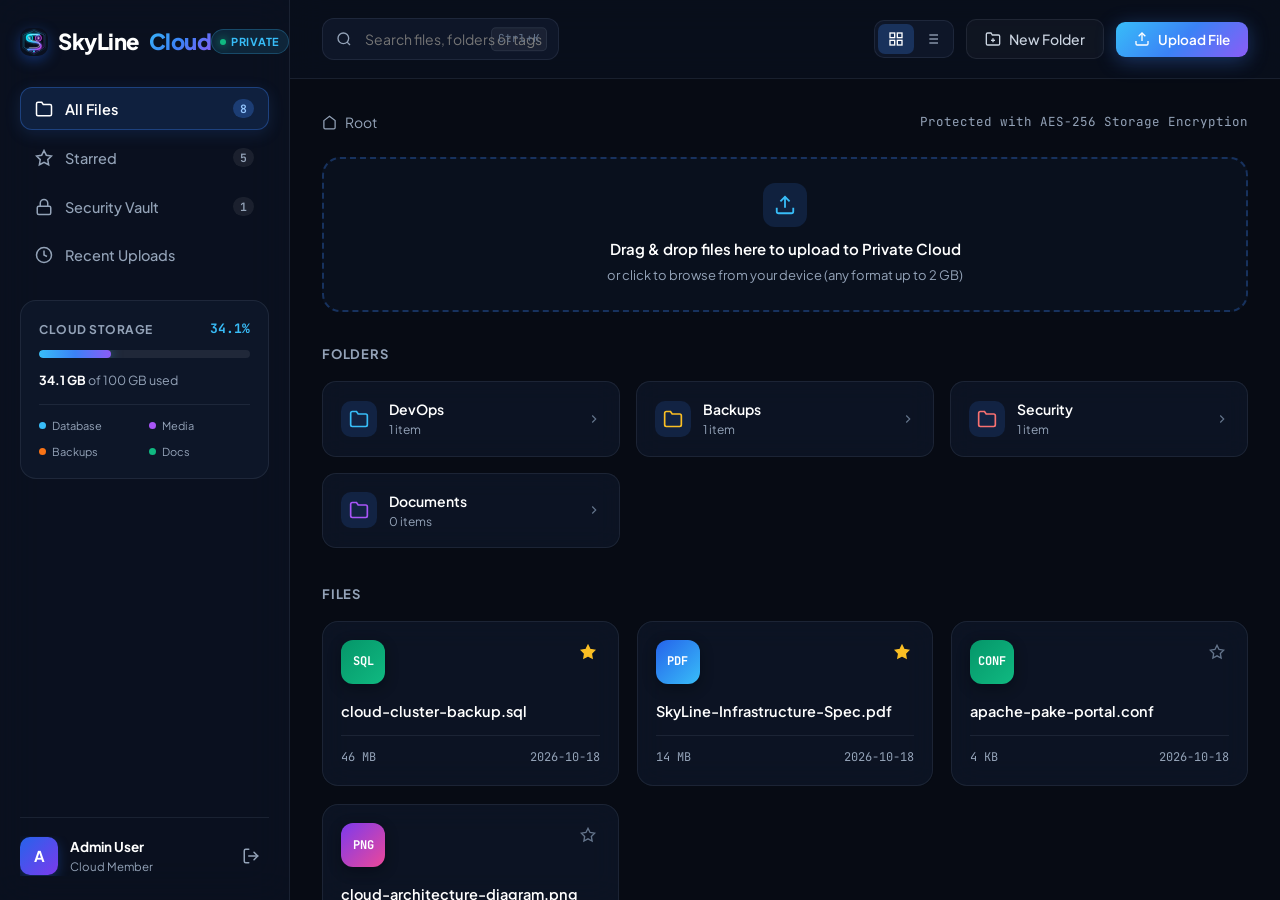
<file: public/dashboard_preview.html>
<!doctype html>
<html lang="en">
<head>
  <meta charset="utf-8">
  <meta name="viewport" content="width=device-width, initial-scale=1">
  <title>SkyLine Cloud Drive | Private Storage Preview</title>
  <meta name="description" content="SkyLine Hub Private Cloud Storage & Drive Console. Secure personal files, encrypted vaults, and storage management.">
  <link rel="icon" type="image/svg+xml" href="assets/skyline-mark.svg">
  <link rel="alternate icon" href="favicon.ico">
  <link rel="stylesheet" href="assets/style.css">
  <link rel="stylesheet" href="assets/cloud.css">
</head>
<body>

  <!-- Background Ambient Glow -->
  <div class="ambient-orb orb-1"></div>
  <div class="ambient-orb orb-2"></div>

  <div class="cloud-app">
    <!-- Sidebar -->
    <aside class="cloud-sidebar">
      <div>
        <div class="cloud-sidebar-brand">
          <a class="logo" href="preview.html" style="display:flex; align-items:center; gap:10px;">
            <span class="logo-badge" style="background:transparent; border:none; padding:0; width:28px; height:28px;">
              <img src="assets/skyline-mark.svg" alt="SkyLine Hub" width="28" height="28" style="display:block;">
            </span>
            SkyLine<span>Cloud</span>
          </a>
          <span class="cloud-vault-tag">
            <span class="pulse-dot" style="width:6px;height:6px"></span>
            Private
          </span>
        </div>

        <ul class="cloud-nav">
          <li class="cloud-nav-item active" data-filter="all">
            <button onclick="SkyLineCloud.switchFilter('all')">
              <span class="nav-label-wrap">
                <svg width="18" height="18" viewBox="0 0 24 24" fill="none" stroke="currentColor" stroke-width="2"><path d="M22 19a2 2 0 0 1-2 2H4a2 2 0 0 1-2-2V5a2 2 0 0 1 2-2h5l2 3h9a2 2 0 0 1 2 2z"></path></svg>
                All Files
              </span>
              <span class="nav-badge" id="badgeAll">7</span>
            </button>
          </li>
          <li class="cloud-nav-item" data-filter="starred">
            <button onclick="SkyLineCloud.switchFilter('starred')">
              <span class="nav-label-wrap">
                <svg width="18" height="18" viewBox="0 0 24 24" fill="none" stroke="currentColor" stroke-width="2"><polygon points="12 2 15.09 8.26 22 9.27 17 14.14 18.18 21.02 12 17.77 5.82 21.02 7 14.14 2 9.27 8.91 8.26 12 2"></polygon></svg>
                Starred
              </span>
              <span class="nav-badge" id="badgeStarred">4</span>
            </button>
          </li>
          <li class="cloud-nav-item" data-filter="vault">
            <button onclick="SkyLineCloud.switchFilter('vault')">
              <span class="nav-label-wrap">
                <svg width="18" height="18" viewBox="0 0 24 24" fill="none" stroke="currentColor" stroke-width="2"><rect x="3" y="11" width="18" height="11" rx="2" ry="2"></rect><path d="M7 11V7a5 5 0 0 1 10 0v4"></path></svg>
                Security Vault
              </span>
              <span class="nav-badge" id="badgeVault">1</span>
            </button>
          </li>
          <li class="cloud-nav-item" data-filter="recent">
            <button onclick="SkyLineCloud.switchFilter('recent')">
              <span class="nav-label-wrap">
                <svg width="18" height="18" viewBox="0 0 24 24" fill="none" stroke="currentColor" stroke-width="2"><circle cx="12" cy="12" r="10"></circle><polyline points="12 6 12 12 16 14"></polyline></svg>
                Recent Uploads
              </span>
            </button>
          </li>
        </ul>

        <!-- Storage Quota Widget -->
        <div class="cloud-quota-card">
          <div class="quota-header">
            <span class="quota-title">Cloud Storage</span>
            <span class="quota-pct" id="quotaPctText">34.2%</span>
          </div>
          <div class="quota-progress-track">
            <div class="quota-progress-fill" id="quotaFill"></div>
          </div>
          <div class="quota-text">
            <strong id="quotaUsedText">34.2 GB</strong> of 100 GB used
          </div>
          <div class="quota-breakdown">
            <div class="quota-item"><span class="quota-dot blue"></span> Database</div>
            <div class="quota-item"><span class="quota-dot purple"></span> Media</div>
            <div class="quota-item"><span class="quota-dot orange"></span> Backups</div>
            <div class="quota-item"><span class="quota-dot green"></span> Docs</div>
          </div>
        </div>
      </div>

      <!-- User Profile & Logout -->
      <div class="sidebar-user">
        <div class="user-meta">
          <div class="user-avatar">A</div>
          <div class="user-details">
            <div class="user-name">Admin User</div>
            <div class="user-role">Cloud Member</div>
          </div>
        </div>
        <a class="logout-icon-btn" href="preview.html" title="Back to Landing Preview">
          <svg width="18" height="18" viewBox="0 0 24 24" fill="none" stroke="currentColor" stroke-width="2" stroke-linecap="round" stroke-linejoin="round">
            <path d="M9 21H5a2 2 0 0 1-2-2V5a2 2 0 0 1 2-2h4"></path>
            <polyline points="16 17 21 12 16 7"></polyline>
            <line x1="21" y1="12" x2="9" y2="12"></line>
          </svg>
        </a>
      </div>
    </aside>

    <!-- Main Workspace -->
    <main class="cloud-main">
      <!-- Topbar Header -->
      <header class="cloud-topbar">
        <div style="display:flex;align-items:center;gap:14px;">
          <button class="mobile-sidebar-toggle" onclick="SkyLineCloud.toggleSidebar()" title="Toggle Sidebar">
            <svg width="20" height="20" viewBox="0 0 24 24" fill="none" stroke="currentColor" stroke-width="2"><line x1="3" y1="12" x2="21" y2="12"></line><line x1="3" y1="6" x2="21" y2="6"></line><line x1="3" y1="18" x2="21" y2="18"></line></svg>
          </button>
          <div class="search-container">
            <svg class="search-icon" width="16" height="16" viewBox="0 0 24 24" fill="none" stroke="currentColor" stroke-width="2"><circle cx="11" cy="11" r="8"></circle><line x1="21" y1="21" x2="16.65" y2="16.65"></line></svg>
            <input class="search-input" id="searchInput" type="text" placeholder="Search files, folders or tags..." autocomplete="off">
            <span class="search-shortcut">Ctrl+K</span>
          </div>
        </div>

        <div class="topbar-actions">
          <div class="view-switcher">
            <button class="view-btn active" id="viewBtnGrid" onclick="SkyLineCloud.switchView('grid')" title="Grid View">
              <svg width="16" height="16" viewBox="0 0 24 24" fill="none" stroke="currentColor" stroke-width="2"><rect x="3" y="3" width="7" height="7"></rect><rect x="14" y="3" width="7" height="7"></rect><rect x="14" y="14" width="7" height="7"></rect><rect x="3" y="14" width="7" height="7"></rect></svg>
            </button>
            <button class="view-btn" id="viewBtnList" onclick="SkyLineCloud.switchView('list')" title="List View">
              <svg width="16" height="16" viewBox="0 0 24 24" fill="none" stroke="currentColor" stroke-width="2"><line x1="8" y1="6" x2="21" y2="6"></line><line x1="8" y1="12" x2="21" y2="12"></line><line x1="8" y1="18" x2="21" y2="18"></line><line x1="3" y1="6" x2="3.01" y2="6"></line><line x1="3" y1="12" x2="3.01" y2="12"></line><line x1="3" y1="18" x2="3.01" y2="18"></line></svg>
            </button>
          </div>

          <button class="ghostbutton" onclick="SkyLineCloud.openNewFolderModal()">
            <svg width="16" height="16" viewBox="0 0 24 24" fill="none" stroke="currentColor" stroke-width="2"><path d="M22 19a2 2 0 0 1-2 2H4a2 2 0 0 1-2-2V5a2 2 0 0 1 2-2h5l2 3h9a2 2 0 0 1 2 2z"></path><line x1="12" y1="11" x2="12" y2="17"></line><line x1="9" y1="14" x2="15" y2="14"></line></svg>
            New Folder
          </button>

          <button class="btn small" onclick="SkyLineCloud.triggerUpload()">
            <svg width="16" height="16" viewBox="0 0 24 24" fill="none" stroke="currentColor" stroke-width="2"><path d="M21 15v4a2 2 0 0 1-2 2H5a2 2 0 0 1-2-2v-4"></path><polyline points="17 8 12 3 7 8"></polyline><line x1="12" y1="3" x2="12" y2="15"></line></svg>
            Upload File
          </button>
        </div>
      </header>

      <!-- Drive Workspace Canvas -->
      <div class="cloud-workspace">
        <!-- Breadcrumb & Directory Status -->
        <div class="workspace-controls">
          <div class="breadcrumb-list" id="breadcrumbContainer"></div>
          <div style="font-size:12.5px;color:var(--muted);font-family:var(--font-mono)">
            Protected with AES-256 Storage Encryption
          </div>
        </div>

        <!-- Drag & Drop Upload Zone -->
        <div class="dropzone-banner" id="dropzoneBanner" onclick="SkyLineCloud.triggerUpload()">
          <div class="dropzone-icon">
            <svg width="22" height="22" viewBox="0 0 24 24" fill="none" stroke="currentColor" stroke-width="2"><path d="M21 15v4a2 2 0 0 1-2 2H5a2 2 0 0 1-2-2v-4"></path><polyline points="17 8 12 3 7 8"></polyline><line x1="12" y1="3" x2="12" y2="15"></line></svg>
          </div>
          <div class="dropzone-title">Drag & drop files here to upload to Private Cloud</div>
          <div class="dropzone-sub">or click to browse from your device (any format up to 2 GB)</div>
        </div>

        <!-- Folders Section -->
        <div id="foldersSection" style="margin-bottom: 32px;">
          <div class="section-label">
            Folders
          </div>
          <div class="folders-grid" id="foldersGrid"></div>
        </div>

        <!-- Files Section -->
        <div>
          <div class="section-label">
            Files
          </div>
          <!-- Grid View -->
          <div class="files-grid" id="filesGrid"></div>

          <!-- Table List View -->
          <div class="files-table-container" id="filesTableContainer">
            <table class="files-table" id="filesTable"></table>
          </div>
        </div>
      </div>
    </main>
  </div>

  <!-- Hidden Native File Input -->
  <input type="file" multiple id="hiddenFileInput" style="display:none">

  <!-- New Folder Modal -->
  <div class="modal-backdrop" id="newFolderModal">
    <div class="modal-box">
      <div class="modal-header">
        <h3 class="modal-title">Create New Folder</h3>
        <button class="modal-close-btn" onclick="SkyLineCloud.closeNewFolderModal()">&times;</button>
      </div>
      <p style="color:var(--muted);font-size:14px;margin-top:0;margin-bottom:16px">Enter a name for your private cloud directory:</p>
      <input type="text" class="modal-input" id="newFolderNameInput" placeholder="Folder name (e.g. Invoices, Logs, Assets)" onkeydown="if(event.key==='Enter') SkyLineCloud.submitNewFolder()">
      <div class="modal-actions">
        <button class="ghostbutton" onclick="SkyLineCloud.closeNewFolderModal()">Cancel</button>
        <button class="btn small" onclick="SkyLineCloud.submitNewFolder()">Create Folder</button>
      </div>
    </div>
  </div>

  <!-- Upload Progress Simulation Modal -->
  <div class="modal-backdrop" id="uploadProgressModal">
    <div class="modal-box" style="text-align:center;">
      <div style="font-size:36px;margin-bottom:12px">⚡</div>
      <h3 class="modal-title" style="margin-bottom:6px">Encrypting & Uploading to Private Cloud</h3>
      <p style="color:var(--muted);font-size:13.5px;margin-bottom:20px" id="uploadProgressFileName">filename.dat</p>

      <div class="quota-progress-track" style="height:10px;margin-bottom:10px">
        <div class="quota-progress-fill" id="uploadProgressBarFill" style="width:0%"></div>
      </div>
      <div style="font-family:var(--font-mono);font-size:13px;color:#38bdf8;font-weight:700" id="uploadProgressPercent">0%</div>
    </div>
  </div>

  <!-- File Details Modal -->
  <div class="modal-backdrop" id="fileDetailsModal">
    <div class="modal-box">
      <div class="modal-header">
        <h3 class="modal-title" id="detailFileName">file-name.ext</h3>
        <button class="modal-close-btn" onclick="SkyLineCloud.closeDetails()">&times;</button>
      </div>
      <div style="margin-bottom:24px">
        <div class="details-row">
          <span class="details-label">Format:</span>
          <span class="details-val" id="detailFileType">PDF</span>
        </div>
        <div class="details-row">
          <span class="details-label">Size:</span>
          <span class="details-val" id="detailFileSize">14.2 MB</span>
        </div>
        <div class="details-row">
          <span class="details-label">Storage Path:</span>
          <span class="details-val" id="detailFilePath">/Documents/file.pdf</span>
        </div>
        <div class="details-row">
          <span class="details-label">Last Modified:</span>
          <span class="details-val" id="detailFileModified">2026-10-18</span>
        </div>
        <div class="details-row">
          <span class="details-label">Security:</span>
          <span class="details-val" style="color:#10b981">AES-256 Verified</span>
        </div>
        <div class="details-row">
          <span class="details-label">SHA-256 Checksum:</span>
          <span class="details-val" style="font-size:11px" id="detailFileSha">5e884898da2...</span>
        </div>
      </div>

      <div class="modal-actions" style="justify-content:space-between">
        <button class="ghostbutton" style="color:#f87171;border-color:rgba(239,68,68,0.3)" onclick="SkyLineCloud.deleteActiveFile()">
          <svg width="15" height="15" viewBox="0 0 24 24" fill="none" stroke="currentColor" stroke-width="2"><polyline points="3 6 5 6 21 6"></polyline><path d="M19 6v14a2 2 0 0 1-2 2H7a2 2 0 0 1-2-2V6m3 0V4a2 2 0 0 1 2-2h4a2 2 0 0 1 2 2v2"></path></svg>
          Delete
        </button>
        <div style="display:flex;gap:10px">
          <button class="ghostbutton" onclick="SkyLineCloud.closeDetails()">Close</button>
          <button class="btn small" onclick="SkyLineCloud.downloadActiveFile()">
            <svg width="15" height="15" viewBox="0 0 24 24" fill="none" stroke="currentColor" stroke-width="2"><path d="M21 15v4a2 2 0 0 1-2 2H5a2 2 0 0 1-2-2v-4"></path><polyline points="7 10 12 15 17 10"></polyline><line x1="12" y1="15" x2="12" y2="3"></line></svg>
            Download
          </button>
        </div>
      </div>
    </div>
  </div>

  <!-- Scripts -->
  <script src="assets/cloud.js"></script>
</body>
</html>
</file>
<file: public/assets/style.css>
@import url('https://fonts.googleapis.com/css2?family=Plus+Jakarta+Sans:wght@300;400;500;600;700;800&family=JetBrains+Mono:wght@400;500;600&display=swap');

:root {
  color-scheme: dark;
  --bg: #070b14;
  --bg-surface: #0c1427;
  --bg-card: rgba(15, 23, 42, 0.7);
  --bg-glass: rgba(18, 28, 51, 0.65);
  --edge: rgba(148, 163, 184, 0.12);
  --edge-highlight: rgba(96, 165, 250, 0.4);
  --text: #f8fafc;
  --muted: #94a3b8;
  --subtle: #64748b;
  --accent: #3b82f6;
  --accent-cyan: #06b6d4;
  --accent-purple: #8b5cf6;
  --accent-pink: #ec4899;
  --gradient-primary: linear-gradient(135deg, #38bdf8 0%, #3b82f6 50%, #8b5cf6 100%);
  --gradient-glow: linear-gradient(135deg, rgba(56, 189, 248, 0.15), rgba(139, 92, 246, 0.15));
  --font-sans: 'Plus Jakarta Sans', system-ui, -apple-system, BlinkMacSystemFont, 'Segoe UI', Roboto, sans-serif;
  --font-mono: 'JetBrains Mono', 'Fira Code', monospace;
  --glow-shadow: 0 0 40px -10px rgba(59, 130, 246, 0.4);
}

*, *::before, *::after {
  box-sizing: border-box;
}

html {
  scroll-behavior: smooth;
}

body {
  margin: 0;
  background-color: var(--bg);
  color: var(--text);
  font-family: var(--font-sans);
  font-size: 16px;
  line-height: 1.6;
  min-height: 100vh;
  overflow-x: hidden;
  position: relative;
  -webkit-font-smoothing: antialiased;
}

/* Background canvas and ambient glowing orbs */
#bg-canvas {
  position: fixed;
  top: 0;
  left: 0;
  width: 100%;
  height: 100%;
  pointer-events: none;
  z-index: 0;
  opacity: 0.85;
}

.ambient-orb {
  position: fixed;
  border-radius: 50%;
  filter: blur(100px);
  pointer-events: none;
  z-index: 0;
  opacity: 0.4;
  animation: floatOrb 18s ease-in-out infinite alternate;
}

.orb-1 {
  top: -100px;
  right: -50px;
  width: 500px;
  height: 500px;
  background: radial-gradient(circle, rgba(59, 130, 246, 0.45) 0%, rgba(139, 92, 246, 0.1) 70%, transparent 100%);
}

.orb-2 {
  top: 40%;
  left: -150px;
  width: 600px;
  height: 600px;
  background: radial-gradient(circle, rgba(6, 182, 212, 0.35) 0%, rgba(59, 130, 246, 0.1) 70%, transparent 100%);
  animation-duration: 24s;
  animation-delay: -6s;
}

.orb-3 {
  bottom: 5%;
  right: 10%;
  width: 450px;
  height: 450px;
  background: radial-gradient(circle, rgba(168, 85, 247, 0.3) 0%, rgba(236, 72, 153, 0.1) 70%, transparent 100%);
  animation-duration: 20s;
  animation-delay: -10s;
}

@keyframes floatOrb {
  0% { transform: translate(0, 0) scale(1); }
  50% { transform: translate(40px, 30px) scale(1.08); }
  100% { transform: translate(-30px, -20px) scale(0.95); }
}

/* Scroll progress bar */
.scroll-progress-bar {
  position: fixed;
  top: 0;
  left: 0;
  height: 3px;
  width: 0%;
  background: var(--gradient-primary);
  z-index: 1001;
  box-shadow: 0 0 10px rgba(56, 189, 248, 0.8);
  transition: width 0.1s ease;
}

/* Container */
.container {
  max-width: 1200px;
  margin: 0 auto;
  padding: 0 24px;
  position: relative;
  z-index: 1;
}

/* Navigation */
.nav-header {
  position: sticky;
  top: 0;
  z-index: 1000;
  transition: all 0.3s ease;
  backdrop-filter: blur(12px);
  -webkit-backdrop-filter: blur(12px);
  border-bottom: 1px solid transparent;
}

.nav-header.scrolled {
  background: rgba(7, 11, 20, 0.8);
  border-bottom-color: var(--edge);
  box-shadow: 0 10px 30px rgba(0, 0, 0, 0.3);
}

.nav {
  display: flex;
  justify-content: space-between;
  align-items: center;
  padding: 18px 24px;
  max-width: 1240px;
  margin: 0 auto;
}

.logo {
  font-size: 22px;
  font-weight: 800;
  letter-spacing: -0.5px;
  color: #fff;
  display: inline-flex;
  align-items: center;
  gap: 10px;
  text-decoration: none;
  transition: transform 0.2s ease;
}

.logo:hover {
  transform: translateY(-1px);
  text-decoration: none;
}

.logo-badge {
  display: flex;
  align-items: center;
  justify-content: center;
  width: 34px;
  height: 34px;
  border-radius: 10px;
  background: linear-gradient(135deg, #2563eb, #7c3aed);
  box-shadow: 0 4px 14px rgba(37, 99, 235, 0.4);
}

.logo span {
  background: var(--gradient-primary);
  -webkit-background-clip: text;
  -webkit-text-fill-color: transparent;
  font-weight: 800;
}

.nav-menu {
  display: flex;
  align-items: center;
  gap: 28px;
  list-style: none;
  margin: 0;
  padding: 0;
}

.nav-menu a {
  color: var(--muted);
  font-weight: 500;
  font-size: 14.5px;
  transition: color 0.2s ease, transform 0.2s ease;
  text-decoration: none;
}

.nav-menu a:hover {
  color: #fff;
  text-decoration: none;
}

.links {
  display: flex;
  align-items: center;
  gap: 16px;
}

.inline {
  display: inline;
}

/* Buttons */
.btn {
  border: 0;
  border-radius: 12px;
  padding: 13px 26px;
  background: var(--gradient-primary);
  font-family: inherit;
  font-weight: 600;
  font-size: 15px;
  color: #fff;
  cursor: pointer;
  display: inline-flex;
  align-items: center;
  justify-content: center;
  gap: 8px;
  text-decoration: none;
  position: relative;
  overflow: hidden;
  box-shadow: 0 4px 20px rgba(59, 130, 246, 0.35);
  transition: all 0.25s cubic-bezier(0.16, 1, 0.3, 1);
}

.btn::after {
  content: '';
  position: absolute;
  top: 0;
  left: -100%;
  width: 60%;
  height: 100%;
  background: linear-gradient(90deg, transparent, rgba(255, 255, 255, 0.25), transparent);
  transform: skewX(-20deg);
  transition: left 0.6s ease;
}

.btn:hover {
  transform: translateY(-2px);
  box-shadow: 0 8px 28px rgba(59, 130, 246, 0.5);
  filter: brightness(1.08);
  text-decoration: none;
}

.btn:hover::after {
  left: 150%;
}

.btn:active {
  transform: translateY(0);
}

.btn.small {
  padding: 9px 18px;
  font-size: 13.5px;
  border-radius: 9px;
}

.btn-secondary {
  background: rgba(255, 255, 255, 0.05);
  border: 1px solid var(--edge);
  color: #e2e8f0;
  box-shadow: none;
  backdrop-filter: blur(10px);
}

.btn-secondary:hover {
  background: rgba(255, 255, 255, 0.1);
  border-color: var(--edge-highlight);
  color: #fff;
  box-shadow: 0 4px 20px rgba(0, 0, 0, 0.3);
}

.ghost, .ghostbutton {
  background: rgba(255, 255, 255, 0.03);
  border: 1px solid var(--edge);
  color: #cbd5e1;
  border-radius: 10px;
  padding: 10px 18px;
  font-family: inherit;
  font-size: 14px;
  font-weight: 500;
  cursor: pointer;
  display: inline-flex;
  align-items: center;
  gap: 8px;
  text-decoration: none;
  transition: all 0.2s ease;
}

.ghost:hover, .ghostbutton:hover {
  border-color: var(--edge-highlight);
  color: #fff;
  background: rgba(255, 255, 255, 0.08);
  text-decoration: none;
  transform: translateY(-1px);
}

/* Hero Section */
.hero-wrapper {
  position: relative;
  z-index: 1;
  padding: 80px 0 60px;
}

.hero {
  max-width: 1160px;
  margin: 0 auto;
  text-align: center;
}

.badge-pill {
  display: inline-flex;
  align-items: center;
  gap: 10px;
  background: rgba(30, 41, 59, 0.65);
  border: 1px solid rgba(56, 189, 248, 0.25);
  padding: 6px 16px;
  border-radius: 999px;
  font-size: 13px;
  font-weight: 600;
  color: #7dd3fc;
  backdrop-filter: blur(10px);
  margin-bottom: 24px;
  box-shadow: 0 4px 20px rgba(0, 0, 0, 0.2);
  transition: all 0.2s ease;
}

.badge-pill:hover {
  border-color: rgba(56, 189, 248, 0.5);
  transform: translateY(-1px);
}

.pulse-dot {
  width: 8px;
  height: 8px;
  border-radius: 50%;
  background-color: #10b981;
  box-shadow: 0 0 10px #10b981;
  animation: pulse 2s infinite;
}

@keyframes pulse {
  0% { transform: scale(0.95); box-shadow: 0 0 0 0 rgba(16, 185, 129, 0.7); }
  70% { transform: scale(1); box-shadow: 0 0 0 7px rgba(16, 185, 129, 0); }
  100% { transform: scale(0.95); box-shadow: 0 0 0 0 rgba(16, 185, 129, 0); }
}

.eyebrow {
  color: #38bdf8;
  font-size: 13px;
  font-weight: 800;
  letter-spacing: 2px;
  text-transform: uppercase;
}

.hero h1 {
  font-size: clamp(42px, 6.5vw, 80px);
  line-height: 1.08;
  letter-spacing: -2.5px;
  font-weight: 800;
  margin: 16px 0 24px;
  color: #fff;
}

.hero h1 span.gradient-text {
  background: var(--gradient-primary);
  -webkit-background-clip: text;
  -webkit-text-fill-color: transparent;
  display: inline-block;
}

.hero-subtitle {
  color: var(--muted);
  max-width: 660px;
  margin: 0 auto 36px;
  font-size: clamp(17px, 2.2vw, 20px);
  font-weight: 400;
  line-height: 1.6;
}

.hero .actions {
  display: flex;
  justify-content: center;
  align-items: center;
  gap: 16px;
  flex-wrap: wrap;
  margin-top: 10px;
}

/* Hero Showcase Mockup */
.hero-mockup-container {
  margin-top: 56px;
  perspective: 1200px;
}

.hero-mockup {
  background: rgba(15, 23, 42, 0.75);
  border: 1px solid rgba(96, 165, 250, 0.25);
  border-radius: 20px;
  box-shadow: 0 30px 100px -20px rgba(0, 0, 0, 0.8), 0 0 60px -15px rgba(59, 130, 246, 0.25);
  backdrop-filter: blur(20px);
  -webkit-backdrop-filter: blur(20px);
  overflow: hidden;
  transition: transform 0.4s cubic-bezier(0.16, 1, 0.3, 1), box-shadow 0.4s ease;
  text-align: left;
}

.mockup-header {
  display: flex;
  align-items: center;
  justify-content: space-between;
  padding: 14px 20px;
  background: rgba(10, 16, 30, 0.6);
  border-bottom: 1px solid var(--edge);
}

.mockup-dots {
  display: flex;
  gap: 7px;
}

.mockup-dot {
  width: 11px;
  height: 11px;
  border-radius: 50%;
}

.mockup-dot.red { background: #ef4444; }
.mockup-dot.yellow { background: #f59e0b; }
.mockup-dot.green { background: #10b981; }

.mockup-title {
  font-family: var(--font-mono);
  font-size: 12.5px;
  color: var(--muted);
  display: flex;
  align-items: center;
  gap: 8px;
}

.mockup-status-tag {
  font-size: 11px;
  font-weight: 600;
  color: #10b981;
  background: rgba(16, 185, 129, 0.12);
  border: 1px solid rgba(16, 185, 129, 0.3);
  padding: 2px 8px;
  border-radius: 999px;
  display: inline-flex;
  align-items: center;
  gap: 5px;
}

.mockup-body {
  padding: 24px;
  display: grid;
  grid-template-columns: 1.4fr 1fr;
  gap: 24px;
}

.mockup-stats-grid {
  display: grid;
  grid-template-columns: repeat(2, 1fr);
  gap: 16px;
}

.stat-widget {
  background: rgba(30, 41, 59, 0.4);
  border: 1px solid var(--edge);
  border-radius: 14px;
  padding: 16px 18px;
  transition: border-color 0.2s ease, background 0.2s ease;
}

.stat-widget:hover {
  border-color: var(--edge-highlight);
  background: rgba(30, 41, 59, 0.6);
}

.stat-widget .label {
  font-size: 12px;
  font-weight: 500;
  color: var(--muted);
  text-transform: uppercase;
  letter-spacing: 0.5px;
  margin-bottom: 6px;
}

.stat-widget .value {
  font-size: 24px;
  font-weight: 700;
  font-family: var(--font-mono);
  color: #fff;
  display: flex;
  align-items: baseline;
  gap: 6px;
}

.stat-widget .trend {
  font-size: 12px;
  color: #10b981;
  font-weight: 600;
}

.mockup-terminal {
  background: #090e18;
  border: 1px solid var(--edge);
  border-radius: 14px;
  padding: 18px;
  font-family: var(--font-mono);
  font-size: 12px;
  line-height: 1.6;
  color: #cbd5e1;
  display: flex;
  flex-direction: column;
  justify-content: space-between;
}

.terminal-line {
  margin-bottom: 6px;
}

.terminal-line .cyan { color: #38bdf8; }
.terminal-line .purple { color: #c084fc; }
.terminal-line .green { color: #4ade80; }
.terminal-line .dim { color: #64748b; }

.terminal-status-bar {
  display: flex;
  justify-content: space-between;
  align-items: center;
  padding-top: 10px;
  border-top: 1px solid rgba(255, 255, 255, 0.06);
  font-size: 11px;
  color: var(--subtle);
}

/* Metrics Ribbon */
.metrics-ribbon {
  display: grid;
  grid-template-columns: repeat(4, 1fr);
  gap: 18px;
  margin: 70px 0;
  padding: 24px 30px;
  background: rgba(15, 23, 42, 0.55);
  border: 1px solid var(--edge);
  border-radius: 18px;
  backdrop-filter: blur(14px);
}

.metric-item {
  text-align: center;
  position: relative;
}

.metric-item:not(:last-child)::after {
  content: '';
  position: absolute;
  right: -9px;
  top: 15%;
  height: 70%;
  width: 1px;
  background: var(--edge);
}

.metric-number {
  font-size: 34px;
  font-weight: 800;
  font-family: var(--font-mono);
  background: var(--gradient-primary);
  -webkit-background-clip: text;
  -webkit-text-fill-color: transparent;
  margin-bottom: 4px;
}

.metric-label {
  font-size: 13.5px;
  color: var(--muted);
  font-weight: 500;
}

/* Section Common */
.section {
  padding: 90px 0;
  position: relative;
  z-index: 1;
}

.section-header {
  text-align: center;
  max-width: 680px;
  margin: 0 auto 56px;
}

.section-title {
  font-size: clamp(30px, 4.5vw, 44px);
  font-weight: 800;
  letter-spacing: -1.5px;
  margin: 12px 0 16px;
  color: #fff;
}

.section-desc {
  color: var(--muted);
  font-size: 17px;
  line-height: 1.6;
}

/* Feature Cards 3D Grid */
.features-grid {
  display: grid;
  grid-template-columns: repeat(3, 1fr);
  gap: 24px;
}

.feature-card {
  position: relative;
  background: var(--bg-card);
  border: 1px solid var(--edge);
  border-radius: 20px;
  padding: 32px 28px;
  overflow: hidden;
  backdrop-filter: blur(16px);
  -webkit-backdrop-filter: blur(16px);
  transition: transform 0.25s ease, border-color 0.25s ease, box-shadow 0.25s ease;
  transform-style: preserve-3d;
}

.feature-card::before {
  content: '';
  position: absolute;
  inset: 0;
  background: radial-gradient(400px circle at var(--mouse-x, 50%) var(--mouse-y, 50%), rgba(59, 130, 246, 0.12), transparent 40%);
  pointer-events: none;
  opacity: 0;
  transition: opacity 0.3s ease;
}

.feature-card:hover {
  transform: translateY(-5px);
  border-color: var(--edge-highlight);
  box-shadow: 0 20px 40px -15px rgba(0, 0, 0, 0.6), 0 0 30px -10px rgba(59, 130, 246, 0.25);
}

.feature-card:hover::before {
  opacity: 1;
}

.card-icon {
  width: 52px;
  height: 52px;
  border-radius: 14px;
  display: inline-flex;
  align-items: center;
  justify-content: center;
  background: rgba(30, 41, 59, 0.8);
  border: 1px solid rgba(255, 255, 255, 0.08);
  margin-bottom: 22px;
  color: #38bdf8;
  box-shadow: 0 4px 16px rgba(0, 0, 0, 0.2);
  transition: transform 0.3s ease;
}

.feature-card:hover .card-icon {
  transform: scale(1.08) rotate(2deg);
}

.feature-card h3 {
  font-size: 20px;
  font-weight: 700;
  margin: 0 0 10px;
  color: #fff;
}

.feature-card p {
  color: var(--muted);
  font-size: 14.5px;
  line-height: 1.6;
  margin: 0 0 20px;
}

.card-badge {
  display: inline-block;
  padding: 4px 10px;
  border-radius: 6px;
  background: rgba(255, 255, 255, 0.04);
  border: 1px solid var(--edge);
  font-size: 12px;
  font-family: var(--font-mono);
  color: #7dd3fc;
}

/* Interactive Playground / Architecture tabs */
.architecture-tabs-container {
  background: rgba(15, 23, 42, 0.7);
  border: 1px solid var(--edge);
  border-radius: 20px;
  backdrop-filter: blur(16px);
  overflow: hidden;
  box-shadow: 0 25px 60px rgba(0, 0, 0, 0.4);
}

.tabs-nav {
  display: flex;
  align-items: center;
  justify-content: space-between;
  padding: 12px 20px;
  background: rgba(10, 16, 30, 0.8);
  border-bottom: 1px solid var(--edge);
  flex-wrap: wrap;
  gap: 12px;
}

.tab-buttons {
  display: flex;
  gap: 8px;
}

.tab-btn {
  background: transparent;
  border: 1px solid transparent;
  color: var(--muted);
  padding: 8px 16px;
  border-radius: 9px;
  font-family: var(--font-sans);
  font-size: 13.5px;
  font-weight: 600;
  cursor: pointer;
  display: inline-flex;
  align-items: center;
  gap: 8px;
  transition: all 0.2s ease;
}

.tab-btn:hover {
  color: #fff;
  background: rgba(255, 255, 255, 0.04);
}

.tab-btn.active {
  color: #fff;
  background: rgba(59, 130, 246, 0.15);
  border-color: rgba(59, 130, 246, 0.35);
  box-shadow: 0 2px 10px rgba(59, 130, 246, 0.2);
}

.copy-btn {
  background: rgba(255, 255, 255, 0.05);
  border: 1px solid var(--edge);
  color: var(--muted);
  padding: 6px 14px;
  border-radius: 8px;
  font-size: 12.5px;
  font-weight: 500;
  cursor: pointer;
  display: inline-flex;
  align-items: center;
  gap: 6px;
  transition: all 0.2s ease;
}

.copy-btn:hover {
  background: rgba(255, 255, 255, 0.1);
  color: #fff;
  border-color: var(--edge-highlight);
}

.tab-pane {
  display: none;
  padding: 24px;
  overflow-x: auto;
}

.tab-pane.active {
  display: block;
}

.code-pre {
  margin: 0;
  font-family: var(--font-mono);
  font-size: 13.5px;
  line-height: 1.7;
  color: #e2e8f0;
}

.code-pre .keyword { color: #ec4899; }
.code-pre .func { color: #60a5fa; }
.code-pre .string { color: #34d399; }
.code-pre .comment { color: #64748b; font-style: italic; }
.code-pre .var { color: #f59e0b; }

/* Security Features 2-column layout */
.security-section {
  display: grid;
  grid-template-columns: 1fr 1fr;
  gap: 40px;
  align-items: center;
}

.security-list {
  display: flex;
  flex-direction: column;
  gap: 20px;
}

.security-item {
  display: flex;
  gap: 16px;
  align-items: flex-start;
  padding: 16px;
  background: rgba(30, 41, 59, 0.3);
  border: 1px solid var(--edge);
  border-radius: 14px;
  transition: border-color 0.2s ease, transform 0.2s ease;
}

.security-item:hover {
  border-color: var(--edge-highlight);
  transform: translateX(4px);
}

.security-icon {
  width: 40px;
  height: 40px;
  border-radius: 10px;
  background: rgba(59, 130, 246, 0.15);
  color: #38bdf8;
  display: flex;
  align-items: center;
  justify-content: center;
  flex-shrink: 0;
}

.security-item h4 {
  margin: 0 0 4px;
  font-size: 16px;
  font-weight: 700;
  color: #fff;
}

.security-item p {
  margin: 0;
  font-size: 14px;
  color: var(--muted);
  line-height: 1.5;
}

.security-card-visual {
  background: linear-gradient(135deg, rgba(30, 58, 138, 0.3), rgba(88, 28, 135, 0.25));
  border: 1px solid rgba(96, 165, 250, 0.2);
  border-radius: 20px;
  padding: 36px;
  position: relative;
  overflow: hidden;
  box-shadow: 0 20px 60px rgba(0, 0, 0, 0.4);
}

.visual-badge {
  display: inline-flex;
  align-items: center;
  gap: 8px;
  background: rgba(16, 185, 129, 0.15);
  border: 1px solid rgba(16, 185, 129, 0.3);
  padding: 6px 14px;
  border-radius: 999px;
  color: #34d399;
  font-size: 13px;
  font-weight: 600;
  margin-bottom: 20px;
}

.security-card-visual h3 {
  font-size: 26px;
  font-weight: 800;
  margin: 0 0 12px;
  color: #fff;
}

.security-card-visual p {
  color: #cbd5e1;
  font-size: 15px;
  line-height: 1.6;
  margin-bottom: 24px;
}

/* FAQ Accordion */
.faq-grid {
  max-width: 800px;
  margin: 0 auto;
  display: flex;
  flex-direction: column;
  gap: 16px;
}

.faq-item {
  background: rgba(15, 23, 42, 0.6);
  border: 1px solid var(--edge);
  border-radius: 16px;
  overflow: hidden;
  transition: border-color 0.2s ease, background 0.2s ease;
}

.faq-item:hover {
  border-color: rgba(96, 165, 250, 0.3);
}

.faq-item.active {
  border-color: var(--edge-highlight);
  background: rgba(15, 23, 42, 0.85);
}

.faq-question {
  width: 100%;
  padding: 20px 24px;
  display: flex;
  justify-content: space-between;
  align-items: center;
  background: transparent;
  border: none;
  color: #fff;
  font-family: var(--font-sans);
  font-size: 16.5px;
  font-weight: 600;
  text-align: left;
  cursor: pointer;
}

.faq-icon {
  font-size: 20px;
  color: var(--muted);
  transition: transform 0.3s ease;
}

.faq-item.active .faq-icon {
  transform: rotate(45deg);
  color: #38bdf8;
}

.faq-answer {
  max-height: 0;
  overflow: hidden;
  transition: max-height 0.3s cubic-bezier(0, 1, 0, 1), padding 0.3s ease;
  padding: 0 24px;
  color: var(--muted);
  font-size: 15px;
  line-height: 1.6;
}

.faq-item.active .faq-answer {
  max-height: 300px;
  padding-bottom: 22px;
}

/* CTA Banner */
.cta-banner {
  background: linear-gradient(135deg, rgba(37, 99, 235, 0.25), rgba(124, 58, 237, 0.25));
  border: 1px solid rgba(96, 165, 250, 0.3);
  border-radius: 28px;
  padding: 64px 36px;
  text-align: center;
  position: relative;
  overflow: hidden;
  box-shadow: 0 30px 80px rgba(0, 0, 0, 0.5), 0 0 60px -15px rgba(59, 130, 246, 0.3);
}

.cta-banner::before {
  content: '';
  position: absolute;
  top: -50%;
  left: -50%;
  width: 200%;
  height: 200%;
  background: radial-gradient(circle, rgba(56, 189, 248, 0.15) 0%, transparent 60%);
  animation: rotateGlow 25s linear infinite;
  pointer-events: none;
}

@keyframes rotateGlow {
  0% { transform: rotate(0deg); }
  100% { transform: rotate(360deg); }
}

.cta-banner h2 {
  font-size: clamp(32px, 5vw, 48px);
  font-weight: 800;
  margin: 0 0 16px;
  color: #fff;
  position: relative;
  z-index: 1;
}

.cta-banner p {
  color: #cbd5e1;
  font-size: 18px;
  max-width: 580px;
  margin: 0 auto 32px;
  position: relative;
  z-index: 1;
}

.cta-banner .btn {
  position: relative;
  z-index: 1;
}

/* Footer */
footer {
  border-top: 1px solid var(--edge);
  background: rgba(7, 11, 20, 0.85);
  padding: 60px 0 36px;
  color: var(--muted);
  position: relative;
  z-index: 1;
}

.footer-top {
  display: flex;
  justify-content: space-between;
  align-items: flex-start;
  flex-wrap: wrap;
  gap: 36px;
  padding-bottom: 40px;
  border-bottom: 1px solid var(--edge);
}

.footer-brand {
  max-width: 320px;
}

.footer-brand p {
  font-size: 14px;
  color: var(--muted);
  margin-top: 12px;
}

.footer-links-group {
  display: flex;
  gap: 48px;
  flex-wrap: wrap;
}

.footer-col h5 {
  font-size: 13px;
  text-transform: uppercase;
  letter-spacing: 1px;
  color: #fff;
  margin: 0 0 16px;
  font-weight: 700;
}

.footer-col ul {
  list-style: none;
  padding: 0;
  margin: 0;
  display: flex;
  flex-direction: column;
  gap: 10px;
}

.footer-col a {
  color: var(--muted);
  font-size: 14px;
  text-decoration: none;
  transition: color 0.2s ease;
}

.footer-col a:hover {
  color: #fff;
  text-decoration: none;
}

.footer-bottom {
  display: flex;
  justify-content: space-between;
  align-items: center;
  padding-top: 30px;
  font-size: 13.5px;
  color: var(--subtle);
  flex-wrap: wrap;
  gap: 16px;
}

.status-indicator {
  display: inline-flex;
  align-items: center;
  gap: 6px;
  font-size: 13px;
  color: #34d399;
}

/* Backward compatibility for auth & dashboard pages */
.back {
  position: absolute;
  top: 25px;
  left: 28px;
  color: var(--muted);
  text-decoration: none;
  font-weight: 500;
  font-size: 14px;
  display: inline-flex;
  align-items: center;
  gap: 6px;
  transition: color 0.2s;
  z-index: 10;
}

.back:hover {
  color: #fff;
}

.auth {
  width: min(440px, calc(100% - 36px));
  margin: 90px auto;
  padding: 40px;
  background: rgba(15, 23, 42, 0.8);
  border: 1px solid var(--edge);
  border-radius: 24px;
  box-shadow: 0 30px 80px rgba(0, 0, 0, 0.6), 0 0 50px -15px rgba(59, 130, 246, 0.2);
  backdrop-filter: blur(20px);
  position: relative;
  z-index: 1;
}

.auth h1 {
  font-size: 34px;
  font-weight: 800;
  margin: 8px 0 0;
  color: #fff;
  letter-spacing: -1px;
}

.auth form {
  display: grid;
  gap: 20px;
  margin: 28px 0;
}

.auth label {
  font-weight: 600;
  font-size: 13.5px;
  color: #e2e8f0;
}

.auth input {
  display: block;
  width: 100%;
  margin-top: 8px;
  background: rgba(8, 14, 28, 0.85);
  border: 1px solid rgba(148, 163, 184, 0.2);
  border-radius: 12px;
  padding: 13px 16px;
  color: #fff;
  font-family: inherit;
  font-size: 14.5px;
  transition: border-color 0.2s, box-shadow 0.2s;
}

.auth input:focus {
  outline: none;
  border-color: var(--accent);
  box-shadow: 0 0 0 3px rgba(59, 130, 246, 0.25);
}

.full {
  width: 100%;
}

.error {
  border: 1px solid rgba(239, 68, 68, 0.4);
  background: rgba(127, 29, 29, 0.3);
  color: #fca5a5;
  padding: 12px 16px;
  border-radius: 10px;
  margin-top: 14px;
  font-size: 14px;
}

.dashboard {
  max-width: 950px;
  margin: 80px auto;
  padding: 0 24px;
  position: relative;
  z-index: 1;
}

.dashboard h1 {
  font-size: 45px;
  font-weight: 800;
  letter-spacing: -1.5px;
}

.panel {
  margin: 32px 0;
  background: rgba(15, 23, 42, 0.7);
  border: 1px solid var(--edge);
  border-radius: 20px;
  padding: 28px;
  backdrop-filter: blur(14px);
}

.panel p {
  border-top: 1px solid var(--edge);
  padding-top: 14px;
  margin: 14px 0 0;
}

.muted {
  color: var(--muted);
}

/* Mobile responsive */
@media (max-width: 960px) {
  .features-grid {
    grid-template-columns: repeat(2, 1fr);
  }
  .metrics-ribbon {
    grid-template-columns: repeat(2, 1fr);
    gap: 24px;
  }
  .metric-item:nth-child(2)::after {
    display: none;
  }
  .mockup-body {
    grid-template-columns: 1fr;
  }
  .security-section {
    grid-template-columns: 1fr;
  }
}

@media (max-width: 680px) {
  .nav-menu {
    display: none;
  }
  .features-grid {
    grid-template-columns: 1fr;
  }
  .metrics-ribbon {
    grid-template-columns: 1fr;
  }
  .metric-item::after {
    display: none !important;
  }
  .mockup-stats-grid {
    grid-template-columns: 1fr;
  }
  .hero-wrapper {
    padding-top: 40px;
  }
  .hero .actions {
    flex-direction: column;
    width: 100%;
  }
  .hero .actions a {
    width: 100%;
  }
}

/* ==============================================================
   Nissan Skyline GT-R R34 3D Interactive Showcase Styles
   ============================================================== */
.r34-showcase-container {
  margin: 50px auto 30px;
  max-width: 1160px;
}

.r34-showcase-box {
  background: radial-gradient(circle at 50% 30%, rgba(30, 58, 138, 0.25) 0%, rgba(11, 18, 33, 0.85) 70%);
  border: 1px solid rgba(96, 165, 250, 0.3);
  border-radius: 24px;
  overflow: hidden;
  position: relative;
  box-shadow: 0 30px 90px -20px rgba(0, 0, 0, 0.8), 0 0 60px -15px rgba(59, 130, 246, 0.25);
  backdrop-filter: blur(20px);
}

.r34-header-bar {
  display: flex;
  justify-content: space-between;
  align-items: center;
  padding: 16px 24px;
  background: rgba(10, 16, 30, 0.75);
  border-bottom: 1px solid var(--edge);
  flex-wrap: wrap;
  gap: 12px;
}

.r34-badge-title {
  display: flex;
  align-items: center;
  gap: 12px;
}

.gtr-badge {
  background: linear-gradient(135deg, #dc2626, #991b1b);
  color: #fff;
  font-family: var(--font-mono);
  font-size: 11px;
  font-weight: 800;
  padding: 3px 8px;
  border-radius: 6px;
  letter-spacing: 1px;
  box-shadow: 0 2px 8px rgba(220, 38, 38, 0.5);
}

.r34-title-text {
  font-weight: 700;
  font-size: 15px;
  color: #fff;
  display: flex;
  align-items: center;
  gap: 8px;
}

.r34-specs-ticker {
  font-family: var(--font-mono);
  font-size: 12px;
  color: #38bdf8;
  display: flex;
  align-items: center;
  gap: 16px;
}

.r34-specs-ticker span {
  display: inline-flex;
  align-items: center;
  gap: 5px;
}

/* 3D Canvas Area */
.r34-canvas-wrapper {
  position: relative;
  width: 100%;
  height: 520px;
  background: transparent;
  cursor: grab;
  touch-action: none;
}

.r34-canvas-wrapper:active {
  cursor: grabbing;
}

#r34-3d-canvas {
  width: 100%;
  height: 100%;
}

/* Floating Corner Accents */
.tech-corner {
  position: absolute;
  width: 14px;
  height: 14px;
  border-color: rgba(56, 189, 248, 0.6);
  pointer-events: none;
}

.tech-corner.top-left { top: 16px; left: 16px; border-top: 2px solid; border-left: 2px solid; }
.tech-corner.top-right { top: 16px; right: 16px; border-top: 2px solid; border-right: 2px solid; }
.tech-corner.bottom-left { bottom: 80px; left: 16px; border-bottom: 2px solid; border-left: 2px solid; }
.tech-corner.bottom-right { bottom: 80px; right: 16px; border-bottom: 2px solid; border-right: 2px solid; }

/* Interactive Controls Bar at Bottom of 3D Canvas */
.r34-controls-bar {
  position: absolute;
  bottom: 16px;
  left: 50%;
  transform: translateX(-50%);
  display: flex;
  align-items: center;
  gap: 16px;
  background: rgba(10, 16, 30, 0.85);
  border: 1px solid rgba(96, 165, 250, 0.3);
  border-radius: 999px;
  padding: 8px 18px;
  backdrop-filter: blur(16px);
  box-shadow: 0 10px 30px rgba(0, 0, 0, 0.6);
  z-index: 10;
  max-width: 95%;
  flex-wrap: wrap;
  justify-content: center;
}

.r34-color-palette {
  display: flex;
  align-items: center;
  gap: 8px;
  border-right: 1px solid var(--edge);
  padding-right: 14px;
}

.r34-color-label {
  font-size: 11px;
  font-weight: 700;
  color: var(--muted);
  text-transform: uppercase;
  letter-spacing: 0.5px;
}

.r34-color-swatch {
  width: 22px;
  height: 22px;
  border-radius: 50%;
  border: 2px solid transparent;
  cursor: pointer;
  transition: transform 0.2s, border-color 0.2s;
}

.r34-color-swatch:hover {
  transform: scale(1.18);
}

.r34-color-swatch.active {
  border-color: #fff;
  transform: scale(1.15);
  box-shadow: 0 0 10px rgba(255, 255, 255, 0.5);
}

.r34-action-buttons {
  display: flex;
  align-items: center;
  gap: 8px;
}

.r34-toggle-btn {
  background: rgba(255, 255, 255, 0.05);
  border: 1px solid var(--edge);
  color: var(--muted);
  border-radius: 999px;
  padding: 6px 14px;
  font-size: 12px;
  font-weight: 600;
  cursor: pointer;
  display: inline-flex;
  align-items: center;
  gap: 6px;
  transition: all 0.2s ease;
}

.r34-toggle-btn:hover {
  background: rgba(255, 255, 255, 0.1);
  color: #fff;
}

.r34-toggle-btn.active {
  background: rgba(59, 130, 246, 0.25);
  border-color: rgba(59, 130, 246, 0.5);
  color: #38bdf8;
  box-shadow: 0 0 12px rgba(56, 189, 248, 0.3);
}

.r34-rev-btn {
  background: linear-gradient(135deg, #f97316, #ef4444);
  border: none;
  color: #fff;
  border-radius: 999px;
  padding: 6px 16px;
  font-size: 12px;
  font-weight: 700;
  cursor: pointer;
  display: inline-flex;
  align-items: center;
  gap: 6px;
  box-shadow: 0 4px 14px rgba(239, 68, 68, 0.4);
  transition: all 0.2s ease;
}

.r34-rev-btn:hover {
  transform: translateY(-1px);
  filter: brightness(1.1);
  box-shadow: 0 6px 18px rgba(239, 68, 68, 0.6);
}

/* Floating Loading Overlay */
.r34-loading-overlay {
  position: absolute;
  inset: 0;
  background: rgba(7, 11, 20, 0.92);
  display: flex;
  flex-direction: column;
  align-items: center;
  justify-content: center;
  z-index: 50;
  transition: opacity 0.4s ease;
  backdrop-filter: blur(14px);
}

.r34-loading-spinner {
  width: 52px;
  height: 52px;
  border-radius: 50%;
  border: 3px solid rgba(56, 189, 248, 0.15);
  border-top-color: #00f0ff;
  animation: spin 1s linear infinite;
  margin-bottom: 16px;
  box-shadow: 0 0 20px rgba(0, 240, 255, 0.3);
}

@keyframes spin {
  to { transform: rotate(360deg); }
}

.r34-loading-bar-track {
  width: 260px;
  height: 6px;
  background: rgba(255, 255, 255, 0.08);
  border-radius: 999px;
  overflow: hidden;
  margin-top: 10px;
}

.r34-loading-bar-fill {
  width: 0%;
  height: 100%;
  background: linear-gradient(90deg, #38bdf8, #00f0ff, #3b82f6);
  border-radius: 999px;
  transition: width 0.2s ease;
  box-shadow: 0 0 10px #00f0ff;
}

/* Floating Status HUD Left */
.r34-hud-telemetry {
  position: absolute;
  top: 16px;
  left: 20px;
  background: rgba(7, 11, 20, 0.78);
  border: 1px solid var(--edge);
  border-radius: 14px;
  padding: 12px 16px;
  font-family: var(--font-mono);
  font-size: 11.5px;
  color: #cbd5e1;
  pointer-events: none;
  backdrop-filter: blur(12px);
  z-index: 20;
}

.r34-hud-telemetry div {
  margin-bottom: 3px;
}

.r34-hud-telemetry .cyan { color: #00f0ff; font-weight: 700; }
.r34-hud-telemetry .green { color: #10b981; }

/* Cockpit Cluster Right (Speedometer & Tachometer) */
.r34-hud-cluster {
  position: absolute;
  top: 16px;
  right: 20px;
  background: rgba(7, 11, 20, 0.78);
  border: 1px solid var(--edge);
  border-radius: 14px;
  padding: 12px 18px;
  display: flex;
  gap: 20px;
  align-items: center;
  backdrop-filter: blur(12px);
  z-index: 20;
  pointer-events: none;
}

.gauge-item {
  text-align: center;
}

.gauge-label {
  font-size: 10px;
  font-weight: 700;
  color: var(--muted);
  text-transform: uppercase;
  letter-spacing: 0.5px;
}

.gauge-val {
  font-size: 24px;
  font-weight: 800;
  font-family: var(--font-mono);
  color: #fff;
  line-height: 1.1;
}

.gauge-val.cyan {
  color: #00f0ff;
  text-shadow: 0 0 12px rgba(0, 240, 255, 0.6);
}

.gauge-unit {
  font-size: 11px;
  font-weight: 600;
  color: var(--subtle);
}

/* Camera Switcher Pills */
.r34-cam-switcher {
  display: flex;
  align-items: center;
  gap: 6px;
  border-right: 1px solid var(--edge);
  padding-right: 12px;
}

.r34-cam-btn {
  background: rgba(255, 255, 255, 0.05);
  border: 1px solid transparent;
  color: var(--muted);
  padding: 5px 10px;
  border-radius: 8px;
  font-size: 11px;
  font-family: var(--font-mono);
  font-weight: 600;
  cursor: pointer;
  transition: all 0.2s;
}

.r34-cam-btn:hover {
  background: rgba(255, 255, 255, 0.1);
  color: #fff;
}

.r34-cam-btn.active {
  background: rgba(0, 240, 255, 0.2);
  border-color: rgba(0, 240, 255, 0.4);
  color: #00f0ff;
  box-shadow: 0 0 10px rgba(0, 240, 255, 0.3);
}

/* Steering Keyboard Hint */
.r34-steer-hint {
  position: absolute;
  bottom: 80px;
  left: 50%;
  transform: translateX(-50%);
  background: rgba(11, 18, 33, 0.65);
  border: 1px solid var(--edge);
  padding: 4px 12px;
  border-radius: 999px;
  font-size: 11.5px;
  color: var(--muted);
  pointer-events: none;
  backdrop-filter: blur(8px);
  z-index: 15;
}

.r34-steer-hint kbd {
  background: rgba(255, 255, 255, 0.1);
  border: 1px solid rgba(255, 255, 255, 0.2);
  border-radius: 4px;
  padding: 1px 5px;
  font-family: var(--font-mono);
  color: #fff;
  font-size: 10.5px;
}

@media (max-width: 900px) {
  .r34-hud-cluster {
    display: none;
  }
  .r34-steer-hint {
    display: none;
  }
}

@media (max-width: 768px) {
  .r34-canvas-wrapper {
    height: 400px;
  }
  .r34-controls-bar {
    border-radius: 16px;
    padding: 10px;
    gap: 10px;
  }
  .r34-cam-switcher {
    border-right: none;
    padding-right: 0;
  }
  .r34-hud-telemetry {
    display: none;
  }
}
</file>
<file: public/assets/cloud.css>
/* ==============================================================
   SkyLine Hub - Private Cloud Drive & Storage Stylesheet
   ============================================================== */

/* Layout Shell */
.cloud-app {
  display: flex;
  min-height: 100vh;
  background-color: var(--bg);
  position: relative;
  z-index: 1;
}

/* Sidebar */
.cloud-sidebar {
  width: 290px;
  background: rgba(11, 18, 33, 0.85);
  border-right: 1px solid var(--edge);
  backdrop-filter: blur(20px);
  -webkit-backdrop-filter: blur(20px);
  display: flex;
  flex-direction: column;
  justify-content: space-between;
  padding: 24px 20px;
  position: sticky;
  top: 0;
  height: 100vh;
  flex-shrink: 0;
  transition: transform 0.3s ease;
  z-index: 100;
}

.cloud-sidebar-brand {
  display: flex;
  align-items: center;
  justify-content: space-between;
  margin-bottom: 28px;
}

.cloud-vault-tag {
  display: inline-flex;
  align-items: center;
  gap: 5px;
  font-size: 11px;
  font-weight: 700;
  color: #38bdf8;
  background: rgba(56, 189, 248, 0.12);
  border: 1px solid rgba(56, 189, 248, 0.25);
  padding: 3px 8px;
  border-radius: 999px;
  text-transform: uppercase;
  letter-spacing: 0.5px;
}

.cloud-nav {
  list-style: none;
  padding: 0;
  margin: 0;
  display: flex;
  flex-direction: column;
  gap: 6px;
}

.cloud-nav-item button {
  width: 100%;
  display: flex;
  align-items: center;
  justify-content: space-between;
  padding: 11px 14px;
  border-radius: 12px;
  background: transparent;
  border: 1px solid transparent;
  color: var(--muted);
  font-family: inherit;
  font-size: 14.5px;
  font-weight: 500;
  cursor: pointer;
  transition: all 0.2s ease;
  text-align: left;
}

.cloud-nav-item button:hover {
  background: rgba(255, 255, 255, 0.05);
  color: #fff;
  border-color: rgba(255, 255, 255, 0.05);
}

.cloud-nav-item.active button {
  background: rgba(59, 130, 246, 0.15);
  border-color: rgba(59, 130, 246, 0.35);
  color: #fff;
  font-weight: 600;
  box-shadow: 0 4px 16px rgba(59, 130, 246, 0.15);
}

.nav-label-wrap {
  display: flex;
  align-items: center;
  gap: 12px;
}

.nav-badge {
  font-size: 11.5px;
  font-family: var(--font-mono);
  font-weight: 600;
  padding: 2px 7px;
  border-radius: 999px;
  background: rgba(255, 255, 255, 0.07);
  color: var(--muted);
}

.cloud-nav-item.active .nav-badge {
  background: rgba(59, 130, 246, 0.3);
  color: #93c5fd;
}

/* Storage Quota Card in Sidebar */
.cloud-quota-card {
  background: rgba(17, 26, 46, 0.7);
  border: 1px solid var(--edge);
  border-radius: 16px;
  padding: 18px;
  margin-top: 24px;
}

.quota-header {
  display: flex;
  justify-content: space-between;
  align-items: center;
  margin-bottom: 10px;
}

.quota-title {
  font-size: 12px;
  font-weight: 700;
  color: var(--muted);
  text-transform: uppercase;
  letter-spacing: 0.5px;
}

.quota-pct {
  font-size: 13px;
  font-weight: 700;
  font-family: var(--font-mono);
  color: #38bdf8;
}

.quota-progress-track {
  width: 100%;
  height: 8px;
  background: rgba(255, 255, 255, 0.08);
  border-radius: 999px;
  overflow: hidden;
  margin-bottom: 12px;
  position: relative;
}

.quota-progress-fill {
  height: 100%;
  width: 34%;
  background: linear-gradient(90deg, #38bdf8, #3b82f6, #8b5cf6);
  border-radius: 999px;
  transition: width 0.4s ease;
  box-shadow: 0 0 12px rgba(56, 189, 248, 0.5);
}

.quota-text {
  font-size: 12.5px;
  color: var(--muted);
  margin-bottom: 14px;
}

.quota-text strong {
  color: #fff;
}

.quota-breakdown {
  display: grid;
  grid-template-columns: repeat(2, 1fr);
  gap: 8px;
  border-top: 1px solid var(--edge);
  padding-top: 12px;
}

.quota-item {
  display: flex;
  align-items: center;
  gap: 6px;
  font-size: 11px;
  color: var(--muted);
}

.quota-dot {
  width: 7px;
  height: 7px;
  border-radius: 50%;
}

.quota-dot.blue { background: #38bdf8; }
.quota-dot.purple { background: #a855f7; }
.quota-dot.green { background: #10b981; }
.quota-dot.orange { background: #f97316; }

/* Sidebar User Info */
.sidebar-user {
  display: flex;
  align-items: center;
  justify-content: space-between;
  padding-top: 18px;
  border-top: 1px solid var(--edge);
  margin-top: 20px;
}

.user-meta {
  display: flex;
  align-items: center;
  gap: 12px;
  overflow: hidden;
}

.user-avatar {
  width: 38px;
  height: 38px;
  border-radius: 10px;
  background: linear-gradient(135deg, #2563eb, #7c3aed);
  display: flex;
  align-items: center;
  justify-content: center;
  font-weight: 700;
  font-size: 15px;
  color: #fff;
  flex-shrink: 0;
  box-shadow: 0 4px 12px rgba(37, 99, 235, 0.35);
}

.user-details {
  overflow: hidden;
}

.user-name {
  font-size: 13.5px;
  font-weight: 700;
  color: #fff;
  white-space: nowrap;
  overflow: hidden;
  text-overflow: ellipsis;
}

.user-role {
  font-size: 11.5px;
  color: var(--muted);
}

.logout-icon-btn {
  background: transparent;
  border: 1px solid transparent;
  color: var(--muted);
  cursor: pointer;
  padding: 8px;
  border-radius: 8px;
  display: flex;
  align-items: center;
  justify-content: center;
  transition: all 0.2s;
}

.logout-icon-btn:hover {
  background: rgba(239, 68, 68, 0.15);
  color: #f87171;
  border-color: rgba(239, 68, 68, 0.3);
}

/* Main Content Area */
.cloud-main {
  flex: 1;
  display: flex;
  flex-direction: column;
  min-width: 0;
  overflow-y: auto;
  max-height: 100vh;
}

/* Cloud Header */
.cloud-topbar {
  display: flex;
  align-items: center;
  justify-content: space-between;
  padding: 18px 32px;
  background: rgba(11, 18, 33, 0.6);
  border-bottom: 1px solid var(--edge);
  backdrop-filter: blur(16px);
  position: sticky;
  top: 0;
  z-index: 90;
  gap: 20px;
}

.search-container {
  position: relative;
  width: min(440px, 100%);
}

.search-input {
  width: 100%;
  background: rgba(17, 26, 46, 0.8);
  border: 1px solid var(--edge);
  border-radius: 12px;
  padding: 11px 16px 11px 42px;
  font-family: inherit;
  font-size: 14px;
  color: #fff;
  transition: all 0.2s ease;
}

.search-input:focus {
  outline: none;
  border-color: var(--accent);
  box-shadow: 0 0 0 3px rgba(59, 130, 246, 0.2);
  background: rgba(17, 26, 46, 0.95);
}

.search-icon {
  position: absolute;
  left: 14px;
  top: 50%;
  transform: translateY(-50%);
  color: var(--muted);
  pointer-events: none;
}

.search-shortcut {
  position: absolute;
  right: 12px;
  top: 50%;
  transform: translateY(-50%);
  font-size: 11px;
  font-family: var(--font-mono);
  color: var(--subtle);
  background: rgba(255, 255, 255, 0.05);
  border: 1px solid var(--edge);
  padding: 2px 6px;
  border-radius: 5px;
}

.topbar-actions {
  display: flex;
  align-items: center;
  gap: 12px;
}

.view-switcher {
  display: flex;
  background: rgba(17, 26, 46, 0.8);
  border: 1px solid var(--edge);
  border-radius: 10px;
  padding: 3px;
}

.view-btn {
  background: transparent;
  border: none;
  color: var(--muted);
  padding: 7px 10px;
  border-radius: 7px;
  cursor: pointer;
  display: flex;
  align-items: center;
  justify-content: center;
  transition: all 0.2s;
}

.view-btn.active {
  background: rgba(59, 130, 246, 0.25);
  color: #fff;
}

/* Workspace Canvas */
.cloud-workspace {
  padding: 32px;
  flex: 1;
}

/* Breadcrumb Bar & Quick Stats */
.workspace-controls {
  display: flex;
  justify-content: space-between;
  align-items: center;
  margin-bottom: 24px;
  flex-wrap: wrap;
  gap: 16px;
}

.breadcrumb-list {
  display: flex;
  align-items: center;
  gap: 8px;
  font-size: 14px;
  color: var(--muted);
}

.breadcrumb-item {
  display: flex;
  align-items: center;
  gap: 8px;
  cursor: pointer;
  transition: color 0.2s;
}

.breadcrumb-item:hover {
  color: #fff;
}

.breadcrumb-item.current {
  color: #fff;
  font-weight: 600;
  cursor: default;
}

.breadcrumb-sep {
  color: var(--subtle);
}

/* Drive Action Buttons */
.drive-action-buttons {
  display: flex;
  align-items: center;
  gap: 12px;
}

/* Dropzone Notice Banner */
.dropzone-banner {
  border: 2px dashed rgba(59, 130, 246, 0.3);
  border-radius: 18px;
  background: rgba(17, 26, 46, 0.35);
  padding: 24px;
  text-align: center;
  margin-bottom: 32px;
  transition: all 0.3s ease;
  position: relative;
  cursor: pointer;
}

.dropzone-banner:hover, .dropzone-banner.dragover {
  border-color: #38bdf8;
  background: rgba(56, 189, 248, 0.08);
  box-shadow: 0 0 30px rgba(56, 189, 248, 0.15);
}

.dropzone-icon {
  width: 44px;
  height: 44px;
  border-radius: 12px;
  background: rgba(59, 130, 246, 0.15);
  color: #38bdf8;
  display: inline-flex;
  align-items: center;
  justify-content: center;
  margin-bottom: 10px;
}

.dropzone-title {
  font-size: 15px;
  font-weight: 600;
  color: #fff;
  margin-bottom: 4px;
}

.dropzone-sub {
  font-size: 13px;
  color: var(--muted);
}

/* Section Headings */
.section-label {
  font-size: 13px;
  font-weight: 700;
  color: var(--muted);
  text-transform: uppercase;
  letter-spacing: 0.8px;
  margin-bottom: 16px;
  display: flex;
  align-items: center;
  gap: 8px;
}

.section-label span {
  font-size: 11px;
  font-family: var(--font-mono);
  background: rgba(255, 255, 255, 0.06);
  padding: 2px 7px;
  border-radius: 999px;
}

/* Folder Cards Grid */
.folders-grid {
  display: grid;
  grid-template-columns: repeat(auto-fill, minmax(220px, 1fr));
  gap: 16px;
  margin-bottom: 36px;
}

.folder-card {
  background: var(--bg-card);
  border: 1px solid var(--edge);
  border-radius: 14px;
  padding: 16px 18px;
  display: flex;
  align-items: center;
  justify-content: space-between;
  cursor: pointer;
  transition: all 0.2s ease;
  backdrop-filter: blur(12px);
}

.folder-card:hover {
  background: rgba(30, 41, 59, 0.7);
  border-color: var(--edge-highlight);
  transform: translateY(-2px);
  box-shadow: 0 10px 24px -10px rgba(0, 0, 0, 0.5);
}

.folder-meta {
  display: flex;
  align-items: center;
  gap: 12px;
  min-width: 0;
}

.folder-icon {
  width: 36px;
  height: 36px;
  border-radius: 10px;
  background: rgba(59, 130, 246, 0.15);
  color: #38bdf8;
  display: flex;
  align-items: center;
  justify-content: center;
  flex-shrink: 0;
}

.folder-name {
  font-size: 14px;
  font-weight: 600;
  color: #fff;
  white-space: nowrap;
  overflow: hidden;
  text-overflow: ellipsis;
}

.folder-count {
  font-size: 12px;
  color: var(--muted);
}

/* Files Grid View */
.files-grid {
  display: grid;
  grid-template-columns: repeat(auto-fill, minmax(240px, 1fr));
  gap: 18px;
}

.file-card {
  background: var(--bg-card);
  border: 1px solid var(--edge);
  border-radius: 16px;
  padding: 18px;
  display: flex;
  flex-direction: column;
  justify-content: space-between;
  transition: all 0.25s cubic-bezier(0.16, 1, 0.3, 1);
  position: relative;
  cursor: pointer;
  backdrop-filter: blur(14px);
}

.file-card:hover {
  border-color: var(--edge-highlight);
  transform: translateY(-3px);
  box-shadow: 0 16px 32px -12px rgba(0, 0, 0, 0.6), 0 0 25px -8px rgba(59, 130, 246, 0.2);
}

.file-card-top {
  display: flex;
  justify-content: space-between;
  align-items: flex-start;
  margin-bottom: 16px;
}

.file-type-icon {
  width: 44px;
  height: 44px;
  border-radius: 12px;
  display: flex;
  align-items: center;
  justify-content: center;
  font-weight: 700;
  font-size: 12px;
  font-family: var(--font-mono);
  box-shadow: 0 4px 14px rgba(0, 0, 0, 0.3);
}

.type-doc { background: linear-gradient(135deg, #2563eb, #38bdf8); color: #fff; }
.type-img { background: linear-gradient(135deg, #7c3aed, #ec4899); color: #fff; }
.type-code { background: linear-gradient(135deg, #059669, #10b981); color: #fff; }
.type-zip { background: linear-gradient(135deg, #d97706, #fbbf24); color: #1e293b; }
.type-sec { background: linear-gradient(135deg, #dc2626, #f87171); color: #fff; }

.file-quick-actions {
  display: flex;
  gap: 6px;
}

.star-btn {
  background: transparent;
  border: none;
  color: var(--subtle);
  cursor: pointer;
  padding: 4px;
  border-radius: 6px;
  transition: all 0.2s;
  display: flex;
  align-items: center;
}

.star-btn:hover {
  color: #fbbf24;
}

.star-btn.starred {
  color: #fbbf24;
}

.file-name {
  font-size: 14.5px;
  font-weight: 600;
  color: #fff;
  margin: 0 0 6px;
  white-space: nowrap;
  overflow: hidden;
  text-overflow: ellipsis;
}

.file-meta-row {
  display: flex;
  justify-content: space-between;
  font-size: 12px;
  color: var(--muted);
  font-family: var(--font-mono);
  border-top: 1px solid var(--edge);
  padding-top: 12px;
  margin-top: 12px;
}

/* Files Table / List View */
.files-table-container {
  background: var(--bg-card);
  border: 1px solid var(--edge);
  border-radius: 16px;
  overflow: hidden;
  display: none;
}

.files-table {
  width: 100%;
  border-collapse: collapse;
  text-align: left;
}

.files-table th {
  padding: 14px 20px;
  background: rgba(10, 16, 30, 0.7);
  font-size: 12px;
  font-weight: 700;
  color: var(--muted);
  text-transform: uppercase;
  letter-spacing: 0.5px;
  border-bottom: 1px solid var(--edge);
}

.files-table td {
  padding: 14px 20px;
  font-size: 14px;
  border-bottom: 1px solid rgba(148, 163, 184, 0.08);
  color: #e2e8f0;
}

.files-table tr:hover td {
  background: rgba(255, 255, 255, 0.03);
}

.table-file-name {
  display: flex;
  align-items: center;
  gap: 12px;
  font-weight: 600;
  color: #fff;
  cursor: pointer;
}

/* Modals */
.modal-backdrop {
  position: fixed;
  inset: 0;
  background: rgba(3, 7, 18, 0.75);
  backdrop-filter: blur(10px);
  -webkit-backdrop-filter: blur(10px);
  z-index: 1000;
  display: none;
  align-items: center;
  justify-content: center;
  padding: 20px;
}

.modal-backdrop.open {
  display: flex;
}

.modal-box {
  background: #0d1527;
  border: 1px solid rgba(96, 165, 250, 0.25);
  border-radius: 20px;
  width: min(500px, 100%);
  padding: 28px;
  box-shadow: 0 30px 80px rgba(0, 0, 0, 0.8), 0 0 40px rgba(59, 130, 246, 0.2);
  animation: modalPop 0.25s cubic-bezier(0.16, 1, 0.3, 1);
}

@keyframes modalPop {
  0% { transform: scale(0.94); opacity: 0; }
  100% { transform: scale(1); opacity: 1; }
}

.modal-header {
  display: flex;
  justify-content: space-between;
  align-items: center;
  margin-bottom: 20px;
}

.modal-title {
  font-size: 18px;
  font-weight: 700;
  color: #fff;
  margin: 0;
}

.modal-close-btn {
  background: transparent;
  border: none;
  color: var(--muted);
  cursor: pointer;
  font-size: 20px;
  line-height: 1;
}

.modal-close-btn:hover {
  color: #fff;
}

.modal-input {
  width: 100%;
  background: #070b14;
  border: 1px solid var(--edge);
  border-radius: 12px;
  padding: 12px 16px;
  color: #fff;
  font-family: inherit;
  font-size: 14.5px;
  margin-bottom: 20px;
}

.modal-input:focus {
  outline: none;
  border-color: var(--accent);
  box-shadow: 0 0 0 3px rgba(59, 130, 246, 0.2);
}

.modal-actions {
  display: flex;
  justify-content: flex-end;
  gap: 12px;
}

/* File Details Drawer / Info Card */
.details-row {
  display: flex;
  justify-content: space-between;
  padding: 10px 0;
  border-bottom: 1px solid var(--edge);
  font-size: 13.5px;
}

.details-label {
  color: var(--muted);
}

.details-val {
  color: #fff;
  font-weight: 600;
  font-family: var(--font-mono);
}

/* Empty State */
.empty-state {
  text-align: center;
  padding: 60px 20px;
  color: var(--muted);
}

.empty-icon {
  width: 60px;
  height: 60px;
  border-radius: 50%;
  background: rgba(255, 255, 255, 0.04);
  display: inline-flex;
  align-items: center;
  justify-content: center;
  margin-bottom: 16px;
  color: var(--subtle);
}

/* Mobile Toggle */
.mobile-sidebar-toggle {
  display: none;
  background: transparent;
  border: 1px solid var(--edge);
  color: #fff;
  padding: 8px;
  border-radius: 8px;
  cursor: pointer;
}

@media (max-width: 900px) {
  .cloud-sidebar {
    position: fixed;
    transform: translateX(-100%);
  }
  .cloud-sidebar.open {
    transform: translateX(0);
  }
  .mobile-sidebar-toggle {
    display: flex;
  }
  .cloud-workspace {
    padding: 20px;
  }
  .cloud-topbar {
    padding: 16px 20px;
  }
}
</file>
